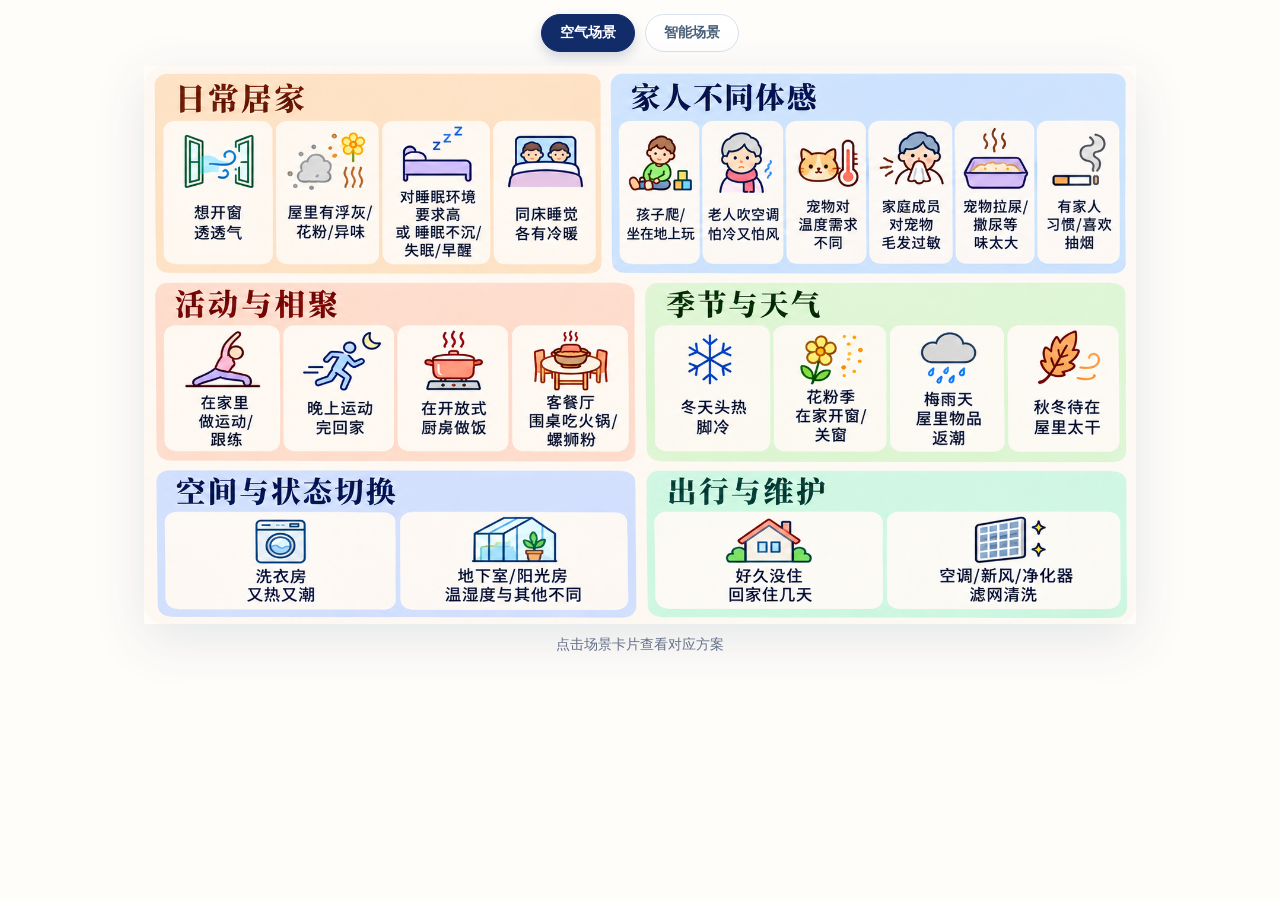
<file: index.html>
<!doctype html>
<html lang="zh-CN">
  <head>
    <meta charset="UTF-8" />
    <meta name="viewport" content="width=device-width, initial-scale=1.0" />
    <meta name="description" content="家庭空气场景" />
    <title>空气场景</title>
    <link rel="stylesheet" href="styles.css" />
  </head>
  <body>
    <nav class="main-nav" aria-label="主场景导航">
      <a class="nav-link is-active" href="index.html" aria-current="page">空气场景</a>
      <a class="nav-link" href="smart.html">智能场景</a>
    </nav>
    <main class="air-home" aria-label="家庭空气场景">
      <div class="scene-board" id="scene-board">
        <img
          class="scene-reference"
          src="assets/air-scenarios-reference.png"
          alt="家庭空气场景：日常居家、家人不同体感、活动与相聚、季节与天气、空间与状态切换、出行与维护"
        />
        <div class="scene-hotspots" id="scene-hotspots" aria-label="选择一个空气场景"></div>
      </div>
      <p class="hint">点击场景卡片查看对应方案</p>
    </main>
    <script src="app.js"></script>
  </body>
</html>
</file>
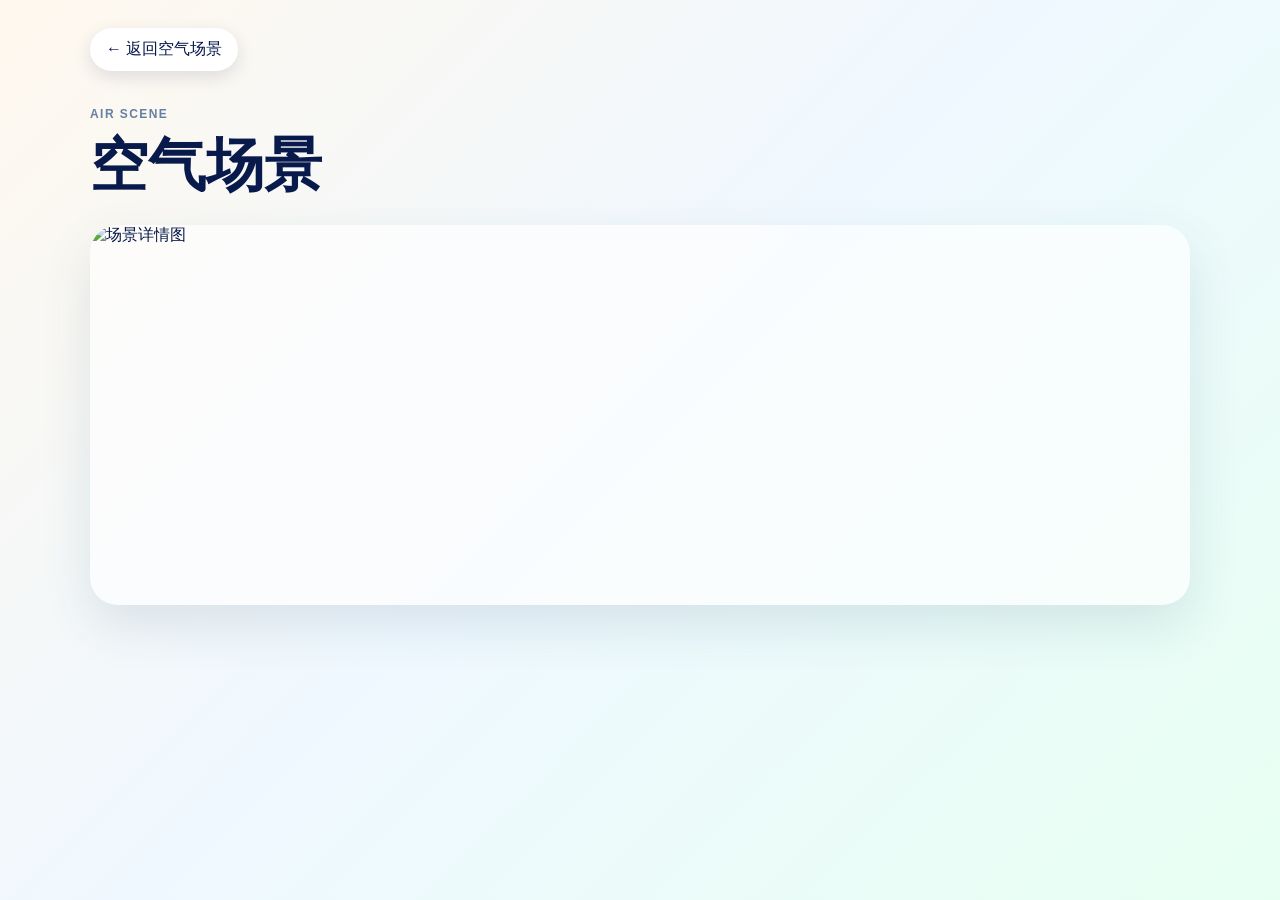
<file: scene.html>
<!doctype html>
<html lang="zh-CN">
  <head>
    <meta charset="UTF-8" />
    <meta name="viewport" content="width=device-width, initial-scale=1.0" />
    <title>场景详情</title>
    <link rel="stylesheet" href="styles.css" />
  </head>
  <body class="detail-page">
    <main class="scene-detail">
      <a class="back-button" href="index.html" aria-label="返回空气场景主页">← 返回空气场景</a>
      <section class="detail-content">
        <p class="eyebrow">AIR SCENE</p>
        <h1 id="scene-title">空气场景</h1>
        <div class="scene-image-frame">
          <img id="scene-image" alt="场景详情图" hidden />
        </div>
      </section>
    </main>
    <script src="app.js"></script>
  </body>
</html>
</file>
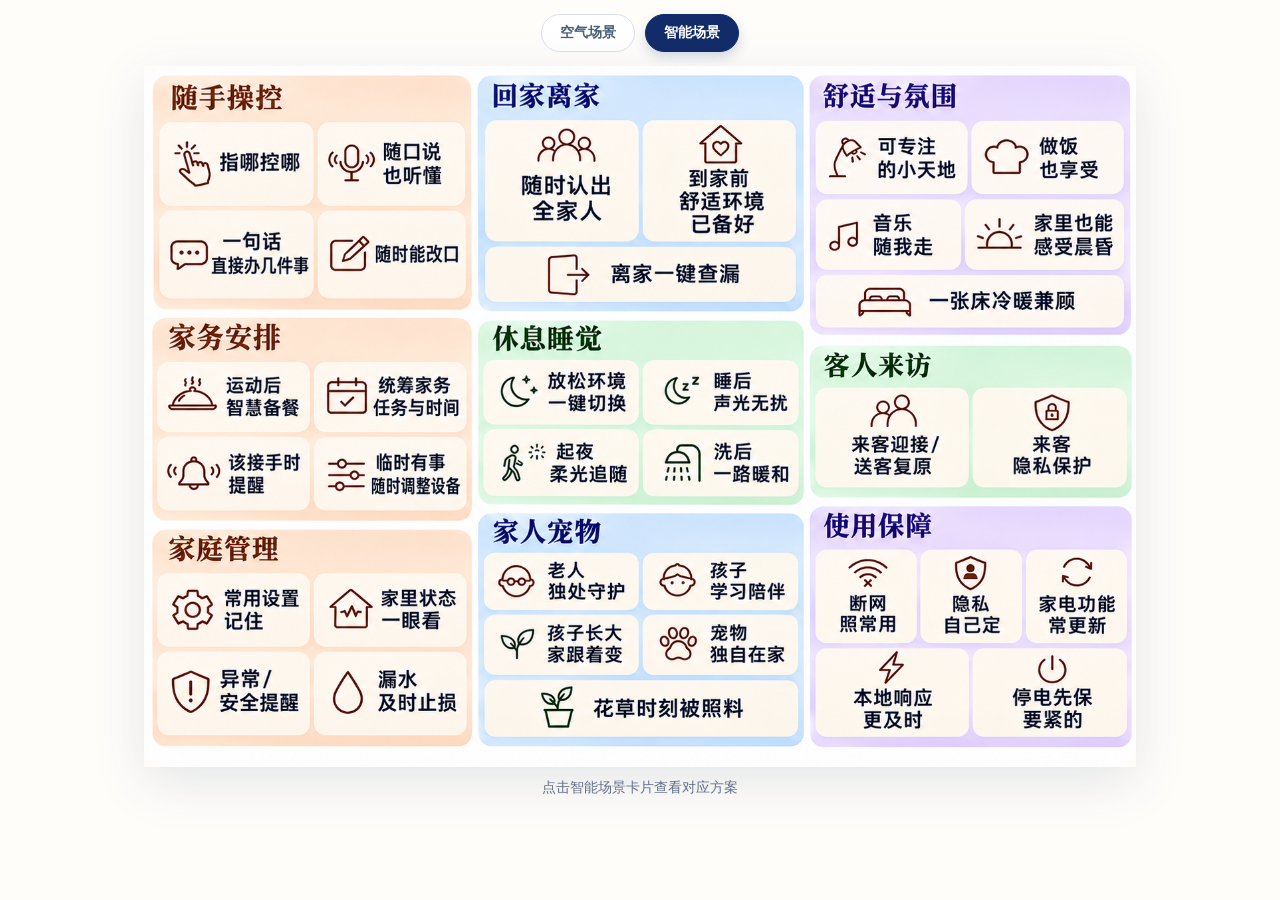
<file: smart-scene.html>
<!doctype html>
<html lang="zh-CN">
  <head>
    <meta charset="UTF-8" />
    <meta name="viewport" content="width=device-width, initial-scale=1.0" />
    <title>智能场景详情</title>
    <link rel="stylesheet" href="styles.css" />
  </head>
  <body class="detail-page">
    <main class="scene-detail">
      <a class="back-button" href="smart.html" aria-label="返回智能场景主页">← 返回智能场景</a>
      <section class="detail-content">
        <p class="eyebrow">SMART SCENE</p>
        <h1 id="smart-scene-title">智能场景</h1>
        <div class="scene-image-frame"><img id="smart-scene-image" alt="智能场景详情图" hidden /></div>
      </section>
    </main>
    <script src="app.js"></script>
  </body>
</html>
</file>
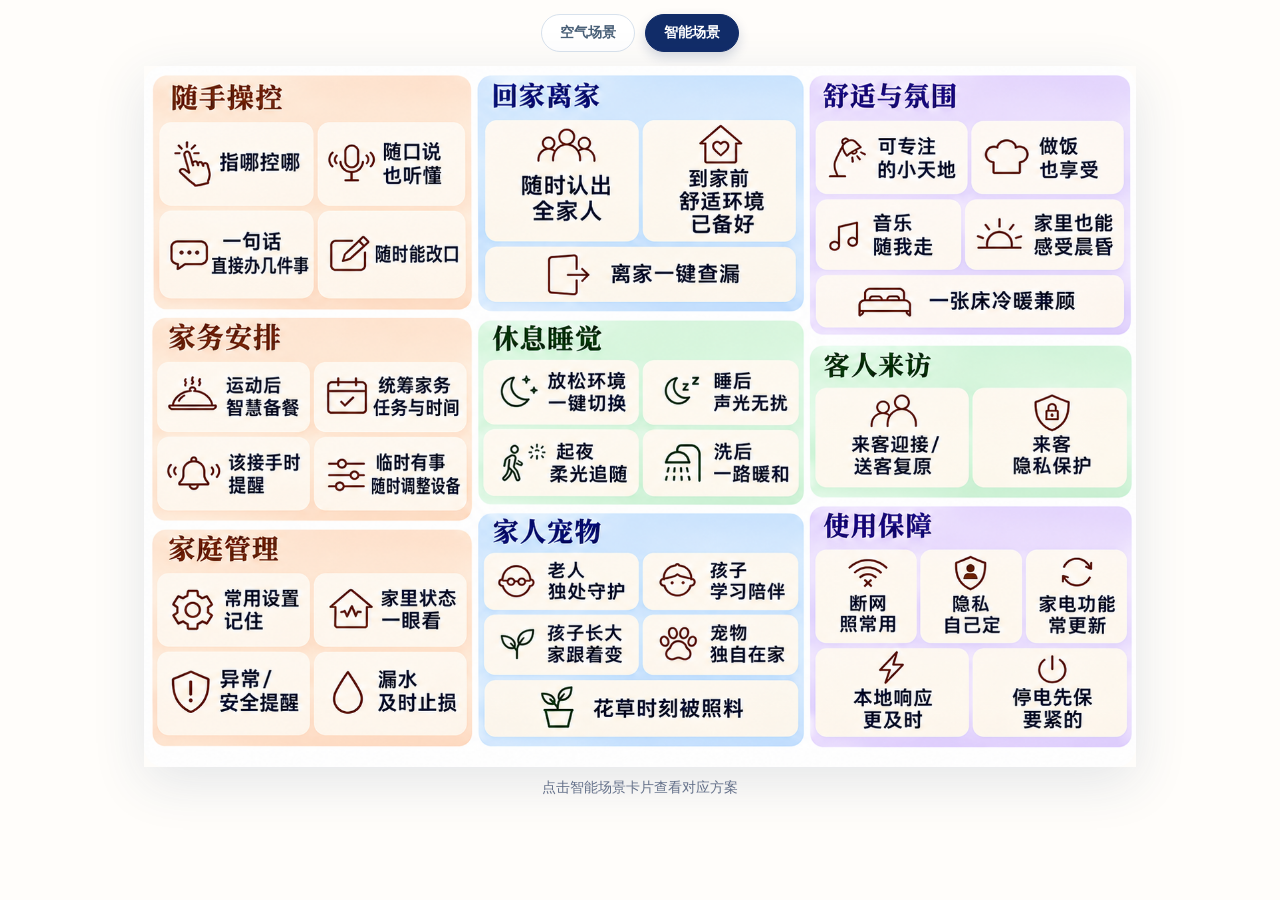
<file: smart.html>
<!doctype html>
<html lang="zh-CN">
  <head>
    <meta charset="UTF-8" />
    <meta name="viewport" content="width=device-width, initial-scale=1.0" />
    <meta name="description" content="家庭智能场景" />
    <title>智能场景</title>
    <link rel="stylesheet" href="styles.css" />
  </head>
  <body>
    <nav class="main-nav" aria-label="主场景导航">
      <a class="nav-link" href="index.html">空气场景</a>
      <a class="nav-link is-active" href="smart.html" aria-current="page">智能场景</a>
    </nav>
    <main class="air-home" aria-label="家庭智能场景">
      <div class="scene-board" id="smart-scene-board">
        <img class="scene-reference" src="assets/smart-scenarios-reference.png" alt="家庭智能场景分类与入口" />
        <div class="scene-hotspots" id="smart-scene-hotspots" aria-label="选择一个智能场景"></div>
      </div>
      <p class="hint">点击智能场景卡片查看对应方案</p>
    </main>
    <script src="app.js"></script>
  </body>
</html>
</file>
<file: styles.css>
:root {
  color: #081a4b;
  background: #fffdfa;
  font-family: "Noto Sans SC", "PingFang SC", "Microsoft YaHei", sans-serif;
}

* { box-sizing: border-box; }

body { margin: 0; min-width: 320px; }

.main-nav { display: flex; justify-content: center; gap: 10px; padding: 14px 20px 0; }
.nav-link { padding: 9px 18px; border: 1px solid #d8e2ed; border-radius: 999px; background: #fff; color: #496078; font-size: 14px; font-weight: 700; text-decoration: none; transition: .2s ease; }
.nav-link:hover, .nav-link:focus-visible { border-color: #0d5f9c; color: #0d5f9c; outline: none; }
.nav-link.is-active { border-color: #112c68; background: #112c68; color: #fff; box-shadow: 0 5px 12px rgba(17,44,104,.18); }
.air-home { padding: 14px 20px 20px; }

.scene-board {
  position: relative;
  width: min(80%, 1340px);
  margin: 0 auto;
  box-shadow: 0 15px 50px rgba(34, 68, 104, .12);
}

.scene-reference { display: block; width: 100%; height: auto; border-radius: 20px; }

.scene-hotspots { position: absolute; inset: 0; }

.scene-card {
  position: absolute;
  display: block;
  overflow: visible;
  appearance: none;
  padding: 0;
  border: 0;
  border-radius: clamp(9px, 1.25vw, 20px);
  background: transparent;
  cursor: pointer;
  transition: background .2s ease, box-shadow .2s ease, transform .2s ease;
}

.scene-card::after {
  position: absolute;
  inset: clamp(3px, .42vw, 7px);
  border: 3px solid transparent;
  border-radius: clamp(8px, 1vw, 16px);
  content: "";
  pointer-events: none;
  transition: border-color .2s ease, box-shadow .2s ease;
}

.scene-card::before {
  position: absolute;
  inset: clamp(3px, .42vw, 7px);
  border-radius: clamp(8px, 1vw, 16px);
  background: transparent;
  content: "";
  pointer-events: none;
  transition: background .2s ease;
}

.scene-card:hover,
.scene-card:focus-visible {
  z-index: 100;
  background: transparent;
  box-shadow: 0 8px 20px rgba(8, 26, 75, .2);
  outline: none;
  transform: translateY(-2px);
}

.scene-card:hover::after,
.scene-card:focus-visible::after {
  border-color: rgba(7, 47, 127, .9);
  box-shadow: 0 0 0 3px rgba(255, 255, 255, .45);
}

.scene-card:hover::before,
.scene-card:focus-visible::before {
  background: rgba(255, 255, 255, .20);
}

.scene-card.is-visited {
  background: transparent;
  box-shadow: 0 8px 18px rgba(139, 54, 27, .2);
}

.scene-card.is-visited::after {
  border-color: #a73c20;
  box-shadow: inset 0 0 0 2px rgba(255, 255, 255, .82);
}

.scene-card.is-visited::before {
  background: rgba(255, 232, 133, .42);
}

.scene-tooltip {
  position: absolute;
  z-index: 10;
  left: 50%;
  top: calc(100% + 9px);
  width: min(270px, 62vw);
  padding: 11px 14px;
  border-radius: 12px;
  background: rgba(8, 26, 75, .94);
  color: #fff;
  font-family: "Noto Sans SC", "PingFang SC", "Microsoft YaHei", sans-serif;
  font-size: clamp(12px, 1.1vw, 16px);
  font-weight: 600;
  line-height: 1.45;
  text-align: left;
  white-space: normal;
  opacity: 0;
  pointer-events: none;
  transform: translate(-50%, -5px);
  transition: opacity .18s ease, transform .18s ease;
}

.scene-tooltip::before {
  position: absolute;
  top: -6px;
  left: 50%;
  width: 12px;
  height: 12px;
  background: rgba(8, 26, 75, .94);
  content: "";
  transform: translateX(-50%) rotate(45deg);
}

.scene-card:hover .scene-tooltip,
.scene-card:focus-visible .scene-tooltip {
  opacity: 1;
  transform: translate(-50%, 0);
}

.hint { margin: 12px auto 0; text-align: center; color: #68738b; font-size: 14px; }

.detail-page { min-height: 100vh; background: linear-gradient(135deg, #fff8ee, #eff8ff 48%, #e7fff2); }
.scene-detail { width: min(1100px, calc(100% - 40px)); margin: 0 auto; padding: 28px 0 60px; }
.back-button { display: inline-flex; align-items: center; padding: 11px 16px; border-radius: 999px; background: #fff; color: #081a4b; text-decoration: none; box-shadow: 0 6px 18px rgba(8, 26, 75, .12); }
.detail-content { margin-top: 36px; }
.eyebrow { margin: 0 0 6px; color: #6580a2; letter-spacing: .12em; font-size: 12px; font-weight: 700; }
h1 { margin: 0 0 20px; font-family: "Songti SC", "STSong", serif; font-size: clamp(32px, 5vw, 58px); }
.scene-image-frame { min-height: 380px; overflow: hidden; border-radius: 28px; background: rgba(255,255,255,.66); box-shadow: 0 20px 50px rgba(29, 78, 101, .12); }
.scene-image-frame img { display: block; width: 100%; height: auto; }

@media (max-width: 680px) {
  .air-home { padding: 8px; }
  .scene-board { width: 100%; }
  .scene-card { border-width: 2px; }
  .hint { font-size: 12px; }
  .scene-detail { width: min(100% - 24px, 1100px); padding-top: 16px; }
  .scene-image-frame { min-height: 280px; border-radius: 18px; }
}
</file>
